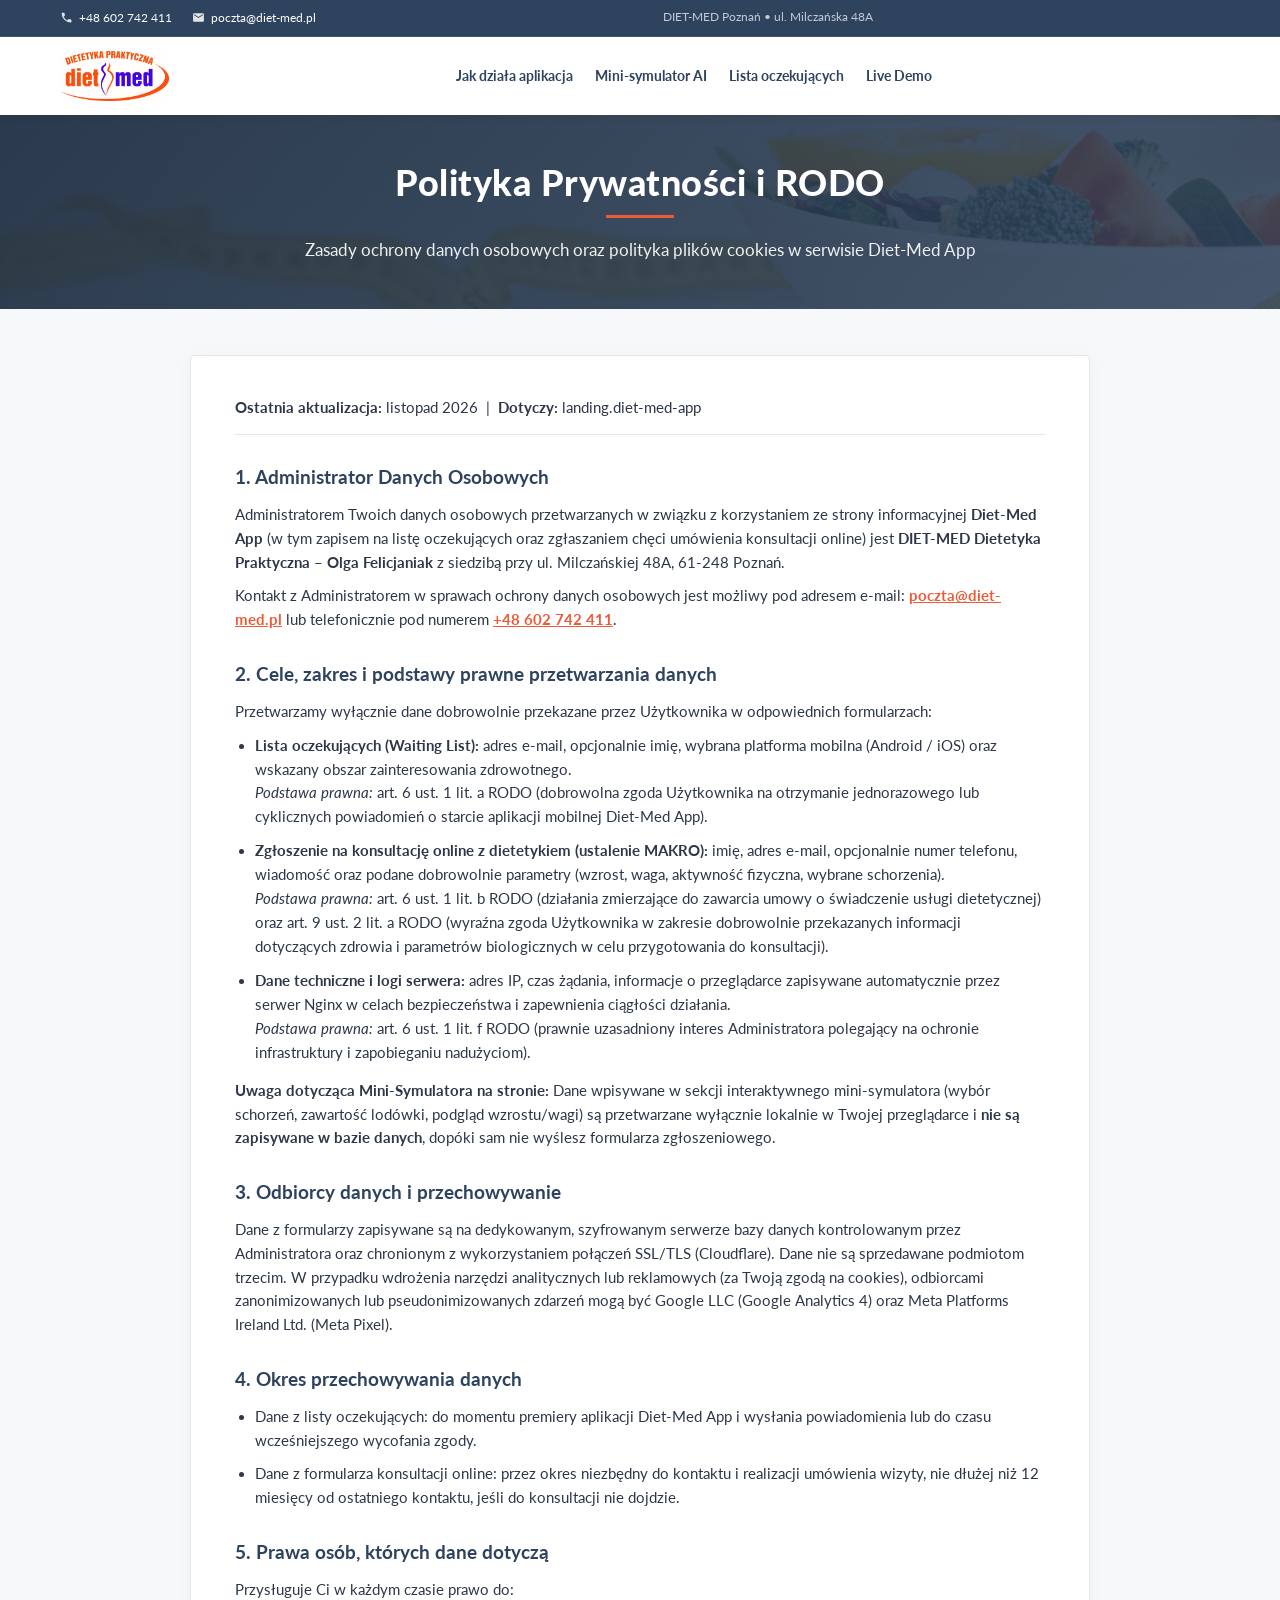
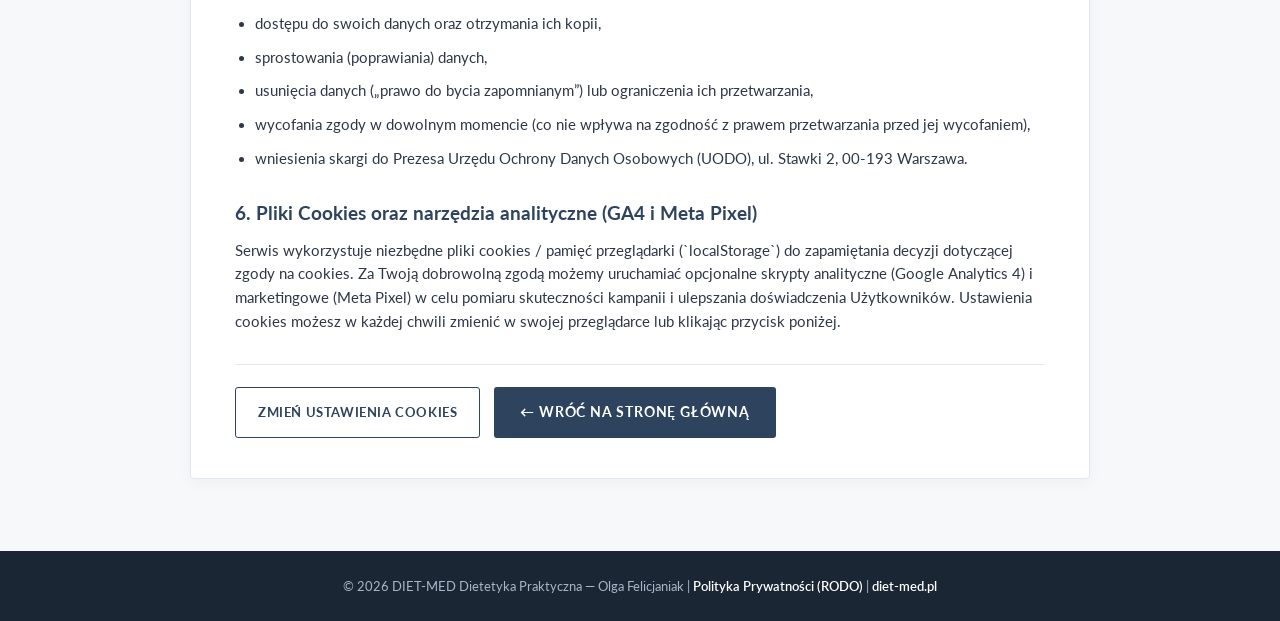
<file: landing-frontend/src/polityka-prywatnosci.html>
<!DOCTYPE html>
<html lang="pl-PL">
<head>
  <meta charset="UTF-8">
  <meta name="viewport" content="width=device-width, initial-scale=1.0">
  <title>Polityka Prywatności i RODO | Diet-Med App</title>
  <meta name="description" content="Polityka prywatności, zasady przetwarzania danych osobowych (RODO) oraz wykorzystania plików cookies w serwisie Diet-Med App.">

  <!-- ======================================================== -->
  <!-- MIEJSCE NA GOOGLE ANALYTICS 4 (GA4)                      -->
  <!-- Podmień G-XXXXXXXXXX na własny identyfikator pomiaru GA4 -->
  <!-- ======================================================== -->
  <!--
  <script async src="https://www.googletagmanager.com/gtag/js?id=G-XXXXXXXXXX"></script>
  <script>
    window.dataLayer = window.dataLayer || [];
    function gtag(){dataLayer.push(arguments);}
    gtag('js', new Date());
    gtag('config', 'G-XXXXXXXXXX', { 'anonymize_ip': true });
  </script>
  -->

  <!-- ======================================================== -->
  <!-- MIEJSCE NA META PIXEL (FACEBOOK PIXEL)                   -->
  <!-- Podmień TWÓJ_PIXEL_ID na właściwy identyfikator Pixela   -->
  <!-- ======================================================== -->
  <!--
  <script>
    !function(f,b,e,v,n,t,s)
    {if(f.fbq)return;n=f.fbq=function(){n.callMethod?
    n.callMethod.apply(n,arguments):n.queue.push(arguments)};
    if(!f._fbq)f._fbq=n;n.push=n;n.loaded=!0;n.version='2.0';
    n.queue=[];t=b.createElement(e);t.async=!0;
    t.src=v;s=b.getElementsByTagName(e)[0];
    s.parentNode.insertBefore(t,s)}(window, document,'script',
    'https://connect.facebook.net/en_US/fbevents.js');
    fbq('init', 'TWOJ_PIXEL_ID');
    fbq('track', 'PageView');
  </script>
  -->

  <link rel="preconnect" href="https://fonts.googleapis.com">
  <link rel="preconnect" href="https://fonts.gstatic.com" crossorigin>
  <link href="https://fonts.googleapis.com/css2?family=Lato:ital,wght@0,300;0,400;0,700;0,900;1,300;1,400;1,700&display=swap" rel="stylesheet">

  <link rel="icon" type="image/svg+xml" href="assets/favicon.svg">
  <link rel="icon" type="image/png" sizes="32x32" href="assets/favicon.png">
  <link rel="apple-touch-icon" href="assets/favicon.png">
  <link rel="stylesheet" href="css/style.css?v=1.0">
</head>
<body class="diet-med-theme">

  <!-- Górny pasek informacyjny -->
  <div id="top-header">
    <div class="container clearfix">
      <div class="top-contact-info">
        <span class="top-phone">
          <svg viewBox="0 0 24 24" width="13" height="13" fill="currentColor"><path d="M6.62 10.79a15.05 15.05 0 006.59 6.59l2.2-2.2a1 1 0 011.02-.24 11.72 11.72 0 003.68.59 1 1 0 011 1V20a1 1 0 01-1 1A17 17 0 013 4a1 1 0 011-1h3.5a1 1 0 011 1 11.72 11.72 0 00.59 3.68 1 1 0 01-.24 1.02l-2.23 2.09z"/></svg>
          <a href="tel:+48602742411">+48 602 742 411</a>
        </span>
        <span class="top-email">
          <svg viewBox="0 0 24 24" width="13" height="13" fill="currentColor"><path d="M20 4H4c-1.1 0-1.99.9-1.99 2L2 18c0 1.1.9 2 2 2h16c1.1 0 2-.9 2-2V6c0-1.1-.9-2-2-2zm0 4l-8 5-8-5V6l8 5 8-5v2z"/></svg>
          <a href="mailto:poczta@diet-med.pl">poczta@diet-med.pl</a>
        </span>
      </div>
      <div class="top-hours">
        <span>DIET-MED Poznań • ul. Milczańska 48A</span>
      </div>
    </div>
  </div>

  <!-- Nawigacja -->
  <header id="main-header">
    <div class="container clearfix">
      <div class="logo_container">
        <a href="index.html" title="Diet-Med App — Strona główna">
          <img src="assets/logo.jpg" alt="DIET-MED Logo" id="logo" onerror="this.src='https://diet-med.pl/wp-content/uploads/2020/07/logo-duże.jpg';">
        </a>
      </div>
      <nav id="top-menu-nav">
        <ul id="top-menu" class="nav">
          <li><a href="index.html#jak-dziala">Jak działa aplikacja</a></li>
          <li><a href="index.html#symulator">Mini-symulator AI</a></li>
          <li><a href="index.html#zapis">Lista oczekujących</a></li>
          <li><a href="https://app.diet-med-app.pl" data-demo-link="true" target="_blank" rel="noopener">Live Demo</a></li>
        </ul>
      </nav>
    </div>
  </header>

  <!-- Baner podstrony -->
  <section class="hero-banner hero-banner-compact">
    <div class="hero-overlay"></div>
    <div class="container">
      <h1 class="hero-title">Polityka Prywatności i RODO</h1>
      <div class="title-divider"><span class="divider-line"></span></div>
      <p class="hero-subtitle">Zasady ochrony danych osobowych oraz polityka plików cookies w serwisie Diet-Med App</p>
    </div>
  </section>

  <!-- Treść RODO -->
  <main class="page-content">
    <div class="container">
      <article class="rodo-document-card">
        <p class="rodo-meta"><strong>Ostatnia aktualizacja:</strong> listopad 2026 &nbsp;|&nbsp; <strong>Dotyczy:</strong> landing.diet-med-app</p>

        <h2>1. Administrator Danych Osobowych</h2>
        <p>
          Administratorem Twoich danych osobowych przetwarzanych w związku z korzystaniem ze strony informacyjnej
          <strong>Diet-Med App</strong> (w tym zapisem na listę oczekujących oraz zgłaszaniem chęci umówienia konsultacji online)
          jest <strong>DIET-MED Dietetyka Praktyczna – Olga Felicjaniak</strong> z siedzibą przy ul. Milczańskiej 48A, 61-248 Poznań.
        </p>
        <p>
          Kontakt z Administratorem w sprawach ochrony danych osobowych jest możliwy pod adresem e-mail:
          <a href="mailto:poczta@diet-med.pl" class="text-link">poczta@diet-med.pl</a> lub telefonicznie pod numerem
          <a href="tel:+48602742411" class="text-link">+48 602 742 411</a>.
        </p>

        <h2>2. Cele, zakres i podstawy prawne przetwarzania danych</h2>
        <p>Przetwarzamy wyłącznie dane dobrowolnie przekazane przez Użytkownika w odpowiednich formularzach:</p>
        <ul>
          <li>
            <strong>Lista oczekujących (Waiting List):</strong> adres e-mail, opcjonalnie imię, wybrana platforma mobilna (Android / iOS) oraz wskazany obszar zainteresowania zdrowotnego.
            <br><em>Podstawa prawna:</em> art. 6 ust. 1 lit. a RODO (dobrowolna zgoda Użytkownika na otrzymanie jednorazowego lub cyklicznych powiadomień o starcie aplikacji mobilnej Diet-Med App).
          </li>
          <li>
            <strong>Zgłoszenie na konsultację online z dietetykiem (ustalenie MAKRO):</strong> imię, adres e-mail, opcjonalnie numer telefonu, wiadomość oraz podane dobrowolnie parametry (wzrost, waga, aktywność fizyczna, wybrane schorzenia).
            <br><em>Podstawa prawna:</em> art. 6 ust. 1 lit. b RODO (działania zmierzające do zawarcia umowy o świadczenie usługi dietetycznej) oraz art. 9 ust. 2 lit. a RODO (wyraźna zgoda Użytkownika w zakresie dobrowolnie przekazanych informacji dotyczących zdrowia i parametrów biologicznych w celu przygotowania do konsultacji).
          </li>
          <li>
            <strong>Dane techniczne i logi serwera:</strong> adres IP, czas żądania, informacje o przeglądarce zapisywane automatycznie przez serwer Nginx w celach bezpieczeństwa i zapewnienia ciągłości działania.
            <br><em>Podstawa prawna:</em> art. 6 ust. 1 lit. f RODO (prawnie uzasadniony interes Administratora polegający na ochronie infrastruktury i zapobieganiu nadużyciom).
          </li>
        </ul>
        <p>
          <strong>Uwaga dotycząca Mini-Symulatora na stronie:</strong> Dane wpisywane w sekcji interaktywnego mini-symulatora
          (wybór schorzeń, zawartość lodówki, podgląd wzrostu/wagi) są przetwarzane wyłącznie lokalnie w Twojej przeglądarce
          i <strong>nie są zapisywane w bazie danych</strong>, dopóki sam nie wyślesz formularza zgłoszeniowego.
        </p>

        <h2>3. Odbiorcy danych i przechowywanie</h2>
        <p>
          Dane z formularzy zapisywane są na dedykowanym, szyfrowanym serwerze bazy danych kontrolowanym przez Administratora
          oraz chronionym z wykorzystaniem połączeń SSL/TLS (Cloudflare). Dane nie są sprzedawane podmiotom trzecim.
          W przypadku wdrożenia narzędzi analitycznych lub reklamowych (za Twoją zgodą na cookies), odbiorcami zanonimizowanych
          lub pseudonimizowanych zdarzeń mogą być Google LLC (Google Analytics 4) oraz Meta Platforms Ireland Ltd. (Meta Pixel).
        </p>

        <h2>4. Okres przechowywania danych</h2>
        <ul>
          <li>Dane z listy oczekujących: do momentu premiery aplikacji Diet-Med App i wysłania powiadomienia lub do czasu wcześniejszego wycofania zgody.</li>
          <li>Dane z formularza konsultacji online: przez okres niezbędny do kontaktu i realizacji umówienia wizyty, nie dłużej niż 12 miesięcy od ostatniego kontaktu, jeśli do konsultacji nie dojdzie.</li>
        </ul>

        <h2>5. Prawa osób, których dane dotyczą</h2>
        <p>Przysługuje Ci w każdym czasie prawo do:</p>
        <ul>
          <li>dostępu do swoich danych oraz otrzymania ich kopii,</li>
          <li>sprostowania (poprawiania) danych,</li>
          <li>usunięcia danych („prawo do bycia zapomnianym”) lub ograniczenia ich przetwarzania,</li>
          <li>wycofania zgody w dowolnym momencie (co nie wpływa na zgodność z prawem przetwarzania przed jej wycofaniem),</li>
          <li>wniesienia skargi do Prezesa Urzędu Ochrony Danych Osobowych (UODO), ul. Stawki 2, 00-193 Warszawa.</li>
        </ul>

        <h2>6. Pliki Cookies oraz narzędzia analityczne (GA4 i Meta Pixel)</h2>
        <p>
          Serwis wykorzystuje niezbędne pliki cookies / pamięć przeglądarki (`localStorage`) do zapamiętania decyzji dotyczącej zgody na cookies.
          Za Twoją dobrowolną zgodą możemy uruchamiać opcjonalne skrypty analityczne (Google Analytics 4) i marketingowe (Meta Pixel)
          w celu pomiaru skuteczności kampanii i ulepszania doświadczenia Użytkowników. Ustawienia cookies możesz w każdej chwili zmienić w swojej przeglądarce lub klikając przycisk poniżej.
        </p>

        <div class="rodo-actions">
          <button type="button" id="resetCookieConsentBtn" class="btn-outline-dark">Zmień ustawienia cookies</button>
          <a href="index.html" class="et_pb_button">&larr; Wróć na stronę główną</a>
        </div>
      </article>
    </div>
  </main>

  <!-- Stopka -->
  <footer id="main-footer">
    <div id="footer-bottom">
      <div class="container clearfix">
        <div id="footer-info">
          © 2026 DIET-MED Dietetyka Praktyczna — Olga Felicjaniak | <a href="polityka-prywatnosci.html">Polityka Prywatności (RODO)</a> | <a href="https://diet-med.pl/" target="_blank" rel="noopener">diet-med.pl</a>
        </div>
      </div>
    </div>
  </footer>

  <script src="js/main.js?v=1.0"></script>
</body>
</html>
</file>
<file: landing-frontend/src/css/style.css>
/* ==========================================================
   DIET-MED APP LANDING PAGE • Styl spójny z diet-med-app & diet-med.pl
   Paleta: #2e435d (Granat), #ee5a36 (Koralowy akcent), Lato
   ========================================================== */

:root {
  --color-primary: #2e435d;
  --color-primary-dark: #1f2f42;
  --color-accent: #ee5a36;
  --color-accent-hover: #d84824;
  --color-bg-light: #f7f8fa;
  --color-surface: #ffffff;
  --color-text-main: #2d3748;
  --color-text-muted: #64748b;
  --color-border: #e2e8f0;
  --color-input-bg: #f8fafc;

  --status-zal-bg: #ecfdf5;
  --status-zal-fg: #047857;
  --status-zal-bd: #a7f3d0;

  --status-doz-bg: #eff6ff;
  --status-doz-fg: #1d4ed8;
  --status-doz-bd: #bfdbfe;

  --status-ogr-bg: #fffbeb;
  --status-ogr-fg: #b45309;
  --status-ogr-bd: #fde68a;

  --status-zak-bg: #fef2f2;
  --status-zak-fg: #b91c1c;
  --status-zak-bd: #fecaca;

  --font-family: 'Lato', Helvetica, Arial, sans-serif;
  --container-width: 1160px;
}

*, *::before, *::after {
  box-sizing: border-box;
  margin: 0;
  padding: 0;
}

html {
  scroll-behavior: smooth;
}

body.diet-med-theme {
  font-family: var(--font-family);
  background-color: var(--color-bg-light);
  color: var(--color-text-main);
  line-height: 1.65;
  font-size: 15px;
  -webkit-font-smoothing: antialiased;
}

a {
  color: var(--color-primary);
  text-decoration: none;
  transition: color 0.2s ease;
}

a:hover {
  color: var(--color-accent);
}

.text-link {
  color: var(--color-accent);
  font-weight: 700;
  text-decoration: underline;
}

.container {
  width: 92%;
  max-width: var(--container-width);
  margin: 0 auto;
}

.clearfix::after {
  content: "";
  display: table;
  clear: both;
}

/* ==========================================================
   1. GÓRNY PASEK (#top-header)
   ========================================================== */
#top-header {
  background-color: var(--color-primary);
  color: rgba(255, 255, 255, 0.85);
  font-size: 12px;
  padding: 8px 0;
  border-bottom: 1px solid rgba(255, 255, 255, 0.1);
}

#top-header .container {
  display: flex;
  justify-content: space-between;
  align-items: center;
  flex-wrap: wrap;
  gap: 10px;
}

.top-contact-info {
  display: flex;
  align-items: center;
  gap: 20px;
}

.top-contact-info span {
  display: inline-flex;
  align-items: center;
  gap: 6px;
}

.top-contact-info a {
  color: #ffffff;
}

.top-contact-info a:hover {
  color: var(--color-accent);
}

.top-hours {
  color: rgba(255, 255, 255, 0.72);
  font-size: 11.5px;
}

/* ==========================================================
   2. GŁÓWNA NAWIGACJA (#main-header)
   ========================================================== */
#main-header {
  background-color: #ffffff;
  box-shadow: 0 2px 8px rgba(0, 0, 0, 0.06);
  position: sticky;
  top: 0;
  z-index: 100;
}

#main-header .container {
  display: flex;
  justify-content: space-between;
  align-items: center;
  height: 78px;
}

#logo {
  max-height: 50px;
  width: auto;
  display: block;
}

#top-menu-nav ul.nav {
  display: flex;
  align-items: center;
  list-style: none;
  gap: 22px;
}

#top-menu-nav ul.nav li a {
  font-size: 14px;
  font-weight: 700;
  color: var(--color-primary);
  padding: 8px 0;
}

#top-menu-nav ul.nav li a:hover {
  color: var(--color-accent);
}

.nav-demo-pill {
  background-color: var(--color-accent);
  color: #ffffff !important;
  padding: 9px 16px !important;
  border-radius: 3px;
  font-size: 13px !important;
  text-transform: uppercase;
  letter-spacing: 0.5px;
  box-shadow: 0 2px 6px rgba(238, 90, 54, 0.3);
}

.nav-demo-pill:hover {
  background-color: var(--color-accent-hover);
}

/* ==========================================================
   3. PRZYCISKI & ELEMENTY WSPÓLNE
   ========================================================== */
.et_pb_button {
  display: inline-flex;
  align-items: center;
  justify-content: center;
  gap: 8px;
  background-color: var(--color-primary);
  color: #ffffff !important;
  font-family: var(--font-family);
  font-size: 13.5px;
  font-weight: 700;
  text-transform: uppercase;
  letter-spacing: 0.8px;
  padding: 14px 26px;
  border: none;
  border-radius: 3px;
  cursor: pointer;
  transition: all 0.22s ease;
  text-align: center;
}

.et_pb_button:hover:not(:disabled) {
  background-color: var(--color-primary-dark);
  transform: translateY(-1px);
  box-shadow: 0 6px 16px rgba(46, 67, 93, 0.25);
}

.et_pb_button_accent {
  background-color: var(--color-accent);
  box-shadow: 0 4px 12px rgba(238, 90, 54, 0.35);
}

.et_pb_button_accent:hover:not(:disabled) {
  background-color: var(--color-accent-hover);
  box-shadow: 0 6px 18px rgba(238, 90, 54, 0.45);
}

.et_pb_button:disabled {
  opacity: 0.65;
  cursor: not-allowed;
}

.btn-full {
  width: 100%;
}

.btn-hero-secondary {
  display: inline-flex;
  align-items: center;
  justify-content: center;
  padding: 13px 24px;
  border: 1.5px solid rgba(255, 255, 255, 0.55);
  color: #ffffff !important;
  border-radius: 3px;
  font-size: 13.5px;
  font-weight: 700;
  text-transform: uppercase;
  letter-spacing: 0.6px;
  transition: all 0.2s ease;
}

.btn-hero-secondary:hover {
  background-color: rgba(255, 255, 255, 0.14);
  border-color: #ffffff;
}

.btn-outline-dark {
  display: inline-flex;
  align-items: center;
  justify-content: center;
  gap: 8px;
  padding: 12px 22px;
  border: 1.5px solid var(--color-primary);
  color: var(--color-primary);
  background: transparent;
  font-family: var(--font-family);
  font-size: 13px;
  font-weight: 700;
  text-transform: uppercase;
  letter-spacing: 0.6px;
  border-radius: 3px;
  cursor: pointer;
  transition: all 0.2s ease;
}

.btn-outline-dark:hover {
  background-color: var(--color-primary);
  color: #ffffff;
}

.title-divider {
  display: flex;
  justify-content: center;
  margin: 12px auto 18px;
}

.title-divider-left {
  justify-content: flex-start;
  margin: 14px 0 18px;
}

.divider-line {
  display: inline-block;
  width: 68px;
  height: 3px;
  background-color: var(--color-accent);
}

/* ==========================================================
   4. HERO SECTION
   ========================================================== */
.hero-banner {
  position: relative;
  background: url('../assets/banner-bg.jpg') center center / cover no-repeat;
  padding: 64px 0 68px;
  color: #ffffff;
  overflow: hidden;
}

.hero-banner-compact {
  padding: 46px 0;
  text-align: center;
}

.hero-overlay {
  position: absolute;
  inset: 0;
  background: linear-gradient(135deg, rgba(31, 47, 66, 0.94), rgba(46, 67, 93, 0.87));
  z-index: 1;
}

.hero-banner .container {
  position: relative;
  z-index: 2;
}

.hero-grid {
  display: grid;
  grid-template-columns: 1.25fr 0.85fr;
  gap: 44px;
  align-items: center;
}

.hero-badge-pill {
  display: inline-flex;
  align-items: center;
  gap: 8px;
  background: rgba(255, 255, 255, 0.12);
  border: 1px solid rgba(255, 255, 255, 0.24);
  padding: 6px 14px;
  border-radius: 999px;
  font-size: 12px;
  font-weight: 700;
  letter-spacing: 0.4px;
  color: #ffedd5;
  margin-bottom: 18px;
}

.pulse-dot {
  width: 8px;
  height: 8px;
  border-radius: 50%;
  background-color: #34d399;
  box-shadow: 0 0 0 3px rgba(52, 211, 153, 0.3);
}

.hero-title {
  font-size: 36px;
  font-weight: 900;
  letter-spacing: 0.5px;
  line-height: 1.18;
  color: #ffffff;
}

.hero-title-landing {
  font-size: 40px;
}

.hero-subtitle {
  font-size: 17px;
  font-weight: 400;
  color: rgba(255, 255, 255, 0.92);
  line-height: 1.6;
}

.hero-subtitle-landing {
  font-size: 17.5px;
  margin-bottom: 14px;
}

.hero-roadmap-note {
  font-size: 13.5px;
  color: rgba(255, 255, 255, 0.8);
  background: rgba(255, 255, 255, 0.08);
  border-left: 3px solid var(--color-accent);
  padding: 10px 14px;
  margin-bottom: 24px;
  border-radius: 2px;
}

.hero-cta-group {
  display: flex;
  flex-wrap: wrap;
  gap: 14px;
  margin-bottom: 22px;
}

.hero-cta-center {
  justify-content: center;
}

.hero-trust-row {
  display: flex;
  flex-wrap: wrap;
  gap: 16px;
  font-size: 12.5px;
  color: rgba(255, 255, 255, 0.85);
  font-weight: 600;
}

/* ==========================================================
   5. PHONE MOCKUPS (WIZUALIZACJA APLIKACJI MOBILNEJ)
   ========================================================== */
.hero-phone-wrap,
.showcase-phone-stage {
  display: flex;
  flex-direction: column;
  align-items: center;
}

.phone-device {
  width: 310px;
  max-width: 100%;
  background: #141e2b;
  border-radius: 34px;
  padding: 12px;
  box-shadow: 0 24px 50px rgba(0, 0, 0, 0.35), 0 0 0 1px rgba(255, 255, 255, 0.14);
  position: relative;
}

.phone-notch {
  width: 110px;
  height: 18px;
  background: #141e2b;
  border-radius: 0 0 14px 14px;
  position: absolute;
  top: 12px;
  left: 50%;
  transform: translateX(-50%);
  z-index: 5;
}

.phone-screen {
  background: #f8fafc;
  color: var(--color-text-main);
  border-radius: 24px;
  padding: 28px 14px 16px;
  min-height: 460px;
  display: flex;
  flex-direction: column;
  gap: 11px;
}

.app-bar {
  display: flex;
  justify-content: space-between;
  align-items: center;
  border-bottom: 1px solid var(--color-border);
  padding-bottom: 10px;
}

.app-brand {
  display: block;
  font-weight: 900;
  font-size: 15px;
  color: var(--color-primary);
}

.app-sub {
  font-size: 10.5px;
  color: var(--color-text-muted);
}

.app-avatar {
  width: 30px;
  height: 30px;
  border-radius: 50%;
  background: var(--color-primary);
  color: #ffffff;
  font-size: 11px;
  font-weight: 700;
  display: inline-flex;
  align-items: center;
  justify-content: center;
}

.app-card-mini {
  background: #ffffff;
  border: 1px solid var(--color-border);
  border-radius: 8px;
  padding: 10px 11px;
}

.mini-card-head {
  display: flex;
  justify-content: space-between;
  align-items: center;
  font-size: 11.5px;
  margin-bottom: 8px;
  color: var(--color-primary);
}

.mini-tag {
  background: #f1f5f9;
  color: var(--color-text-muted);
  font-size: 10px;
  font-weight: 700;
  padding: 2px 7px;
  border-radius: 999px;
}

.mini-tag-accent {
  background: #fff2ed;
  color: var(--color-accent);
}

.mini-cats-grid {
  display: grid;
  grid-template-columns: repeat(2, 1fr);
  gap: 6px;
}

.mcat {
  display: flex;
  justify-content: space-between;
  align-items: center;
  padding: 5px 7px;
  border-radius: 4px;
  font-size: 10px;
  font-weight: 700;
}

.mcat-zal { background: var(--status-zal-bg); color: var(--status-zal-fg); }
.mcat-doz { background: var(--status-doz-bg); color: var(--status-doz-fg); }
.mcat-ogr { background: var(--status-ogr-bg); color: var(--status-ogr-fg); }
.mcat-zak { background: var(--status-zak-bg); color: var(--status-zak-fg); }

.mini-fridge-chips {
  display: flex;
  flex-wrap: wrap;
  gap: 5px;
}

.mf-chip {
  font-size: 10px;
  padding: 3px 7px;
  border-radius: 4px;
  background: #f1f5f9;
  color: var(--color-primary);
  font-weight: 600;
}

.mf-chip.active {
  background: #fff4f0;
  color: var(--color-accent-hover);
  border: 1px solid rgba(238, 90, 54, 0.35);
}

.app-ai-bubble {
  background: linear-gradient(135deg, #2e435d, #1f2f42);
  color: #ffffff;
  border-radius: 8px;
  padding: 10px 11px;
}

.ai-prompt-pill {
  background: rgba(255, 255, 255, 0.14);
  font-size: 10.5px;
  padding: 5px 8px;
  border-radius: 6px;
  margin-bottom: 8px;
  font-style: italic;
}

.ai-reply-row {
  display: flex;
  align-items: flex-start;
  gap: 7px;
  font-size: 11px;
}

.ai-reply-row strong {
  display: block;
  margin-bottom: 2px;
}

.ai-reply-row small {
  font-size: 10px;
  color: rgba(255, 255, 255, 0.8);
}

.phone-cta-btn {
  margin-top: auto;
  display: block;
  text-align: center;
  background: var(--color-accent);
  color: #ffffff !important;
  font-size: 11.5px;
  font-weight: 700;
  padding: 9px;
  border-radius: 6px;
}

/* ==========================================================
   6. SEKCJE TREŚCI
   ========================================================== */
.section-block {
  padding: 68px 0;
}

.section-light {
  background-color: var(--color-bg-light);
}

.section-white {
  background-color: #ffffff;
  border-top: 1px solid var(--color-border);
  border-bottom: 1px solid var(--color-border);
}

.section-header-center {
  text-align: center;
  max-width: 780px;
  margin: 0 auto 42px;
}

.section-eyebrow {
  display: inline-block;
  font-size: 12px;
  font-weight: 700;
  text-transform: uppercase;
  letter-spacing: 1.2px;
  color: var(--color-accent);
  margin-bottom: 8px;
}

.section-heading {
  font-size: 30px;
  font-weight: 900;
  color: var(--color-primary);
  line-height: 1.25;
}

.section-lead {
  font-size: 16px;
  color: var(--color-text-muted);
}

/* Sekcja Empatii */
.empathy-card {
  background: #ffffff;
  border: 1px solid var(--color-border);
  border-top: 4px solid var(--color-accent);
  padding: 44px 42px;
  text-align: center;
  max-width: 880px;
  margin: 0 auto;
  box-shadow: 0 4px 20px rgba(0, 0, 0, 0.04);
}

.empathy-badge {
  display: inline-block;
  font-size: 11.5px;
  font-weight: 700;
  text-transform: uppercase;
  letter-spacing: 1px;
  color: var(--color-accent);
  background: #fff2ed;
  padding: 4px 12px;
  border-radius: 2px;
  margin-bottom: 12px;
}

.empathy-text {
  font-size: 16.5px;
  color: var(--color-text-main);
  margin-bottom: 22px;
}

.empathy-quote {
  font-size: 18px;
  font-weight: 700;
  color: var(--color-primary);
  background: #f8fafc;
  border-left: 4px solid var(--color-primary);
  padding: 18px 24px;
  text-align: left;
  border-radius: 2px;
}

.empathy-quote cite {
  display: block;
  font-style: normal;
  font-size: 13px;
  font-weight: 600;
  color: var(--color-text-muted);
  margin-top: 6px;
}

/* 3 Filary Rozwiązania */
.pillars-grid {
  display: grid;
  grid-template-columns: repeat(3, 1fr);
  gap: 24px;
  margin-bottom: 44px;
}

.pillar-card {
  background: #f8fafc;
  border: 1px solid var(--color-border);
  padding: 28px 24px;
  border-radius: 4px;
  transition: transform 0.2s ease, box-shadow 0.2s ease;
}

.pillar-card:hover {
  transform: translateY(-2px);
  box-shadow: 0 8px 20px rgba(0, 0, 0, 0.05);
}

.pillar-icon {
  font-size: 28px;
  margin-bottom: 12px;
}

.pillar-card h3 {
  font-size: 18px;
  color: var(--color-primary);
  margin-bottom: 10px;
}

.pillar-card p {
  font-size: 14.5px;
  color: var(--color-text-muted);
}

/* 4 Kategorie Kliniczne */
.categories-showcase {
  background: #ffffff;
  border: 1px solid var(--color-border);
  padding: 32px;
  border-radius: 4px;
  box-shadow: 0 3px 14px rgba(0, 0, 0, 0.03);
}

.categories-head {
  text-align: center;
  max-width: 760px;
  margin: 0 auto 24px;
}

.categories-head h3 {
  font-size: 20px;
  color: var(--color-primary);
  margin-bottom: 6px;
}

.categories-head p {
  font-size: 14px;
  color: var(--color-text-muted);
}

.categories-grid-4 {
  display: grid;
  grid-template-columns: repeat(4, 1fr);
  gap: 16px;
}

.cat-box {
  padding: 18px;
  border-radius: 4px;
  border: 1px solid transparent;
}

.cat-badge {
  font-size: 14px;
  font-weight: 900;
  text-transform: uppercase;
  margin-bottom: 8px;
  display: flex;
  align-items: center;
  gap: 6px;
}

.cat-box p {
  font-size: 13px;
  line-height: 1.5;
}

.cat-zalecane { background: var(--status-zal-bg); border-color: var(--status-zal-bd); color: var(--status-zal-fg); }
.cat-dozwolone { background: var(--status-doz-bg); border-color: var(--status-doz-bd); color: var(--status-doz-fg); }
.cat-ograniczone { background: var(--status-ogr-bg); border-color: var(--status-ogr-bd); color: var(--status-ogr-fg); }
.cat-zakazane { background: var(--status-zak-bg); border-color: var(--status-zak-bd); color: var(--status-zak-fg); }

/* ==========================================================
   7. INTERAKTYWNA PREZENTACJA 4 EKRANÓW APLIKACJI
   ========================================================== */
.showcase-split {
  display: grid;
  grid-template-columns: 1.2fr 0.8fr;
  gap: 40px;
  align-items: center;
}

.feature-steps-list {
  display: flex;
  flex-direction: column;
  gap: 14px;
}

.feature-step-card {
  display: flex;
  align-items: flex-start;
  gap: 16px;
  text-align: left;
  background: #ffffff;
  border: 1.5px solid var(--color-border);
  border-radius: 4px;
  padding: 20px;
  cursor: pointer;
  transition: all 0.2s ease;
  font-family: var(--font-family);
}

.feature-step-card:hover {
  border-color: #cbd5e1;
  box-shadow: 0 4px 12px rgba(0, 0, 0, 0.04);
}

.feature-step-card.active {
  border-color: var(--color-accent);
  border-left: 4px solid var(--color-accent);
  background: #fffaf8;
  box-shadow: 0 6px 18px rgba(238, 90, 54, 0.08);
}

.step-num {
  width: 36px;
  height: 36px;
  border-radius: 50%;
  background: #f1f5f9;
  color: var(--color-primary);
  font-weight: 900;
  font-size: 14px;
  display: flex;
  align-items: center;
  justify-content: center;
  flex-shrink: 0;
}

.feature-step-card.active .step-num {
  background: var(--color-accent);
  color: #ffffff;
}

.step-body h3 {
  font-size: 16.5px;
  color: var(--color-primary);
  margin-bottom: 6px;
}

.step-body p {
  font-size: 14px;
  color: var(--color-text-muted);
  line-height: 1.55;
}

/* Ekrany w Phone Mockup Showcase */
.phone-device-showcase .phone-screen {
  min-height: 495px;
}

.mockup-screen {
  display: none;
  flex-direction: column;
  gap: 12px;
  animation: fadeInScreen 0.25s ease;
}

.mockup-screen.active {
  display: flex;
}

@keyframes fadeInScreen {
  from { opacity: 0; transform: translateY(6px); }
  to { opacity: 1; transform: translateY(0); }
}

.mock-top {
  display: flex;
  justify-content: space-between;
  align-items: center;
  border-bottom: 1px solid var(--color-border);
  padding-bottom: 10px;
}

.mock-title {
  font-weight: 900;
  font-size: 14px;
  color: var(--color-primary);
}

.mock-badge {
  font-size: 10px;
  font-weight: 700;
  background: #ecfdf5;
  color: #059669;
  padding: 3px 8px;
  border-radius: 999px;
}

.mock-badge-accent {
  background: #fff2ed;
  color: var(--color-accent);
}

.mock-section-label {
  font-size: 11px;
  font-weight: 700;
  color: var(--color-text-muted);
  text-transform: uppercase;
}

.mock-tags {
  display: flex;
  flex-wrap: wrap;
  gap: 6px;
}

.mtag-on {
  font-size: 11px;
  font-weight: 700;
  background: #fff2ed;
  color: var(--color-accent-hover);
  border: 1px solid rgba(238, 90, 54, 0.3);
  padding: 4px 8px;
  border-radius: 4px;
}

.mock-info-box {
  background: #ffffff;
  border: 1px solid var(--color-border);
  border-radius: 8px;
  padding: 12px;
  font-size: 11.5px;
}

.mock-bars {
  display: flex;
  flex-direction: column;
  gap: 8px;
  margin-top: 10px;
}

.mbar {
  display: grid;
  grid-template-columns: 78px 1fr 24px;
  align-items: center;
  gap: 6px;
  font-size: 10.5px;
}

.mbar-track {
  height: 7px;
  background: #f1f5f9;
  border-radius: 99px;
  overflow: hidden;
}

.mbar-fill { height: 100%; border-radius: 99px; }
.fill-zal { background: #10b981; }
.fill-doz { background: #3b82f6; }
.fill-ogr { background: #f59e0b; }
.fill-zak { background: #ef4444; }

.mock-footer-note {
  margin-top: auto;
  font-size: 10.5px;
  color: var(--color-text-muted);
  text-align: center;
  padding-top: 10px;
  border-top: 1px dashed var(--color-border);
}

.mock-fridge-list {
  display: flex;
  flex-direction: column;
  gap: 7px;
}

.mfridge-item {
  display: flex;
  align-items: center;
  gap: 9px;
  background: #ffffff;
  border: 1px solid var(--color-border);
  padding: 8px 10px;
  border-radius: 6px;
}

.mfridge-item span {
  width: 20px;
  height: 20px;
  border-radius: 4px;
  border: 1.5px solid #cbd5e1;
  display: inline-flex;
  align-items: center;
  justify-content: center;
  font-size: 11px;
  font-weight: 900;
  flex-shrink: 0;
}

.mfridge-item.checked {
  border-color: rgba(238, 90, 54, 0.45);
  background: #fffaf8;
}

.mfridge-item.checked span {
  background: var(--color-accent);
  border-color: var(--color-accent);
  color: #ffffff;
}

.mfridge-item.blocked {
  background: #fef2f2;
  border-color: #fecaca;
  opacity: 0.8;
}

.mfridge-item.blocked span {
  background: #dc2626;
  border-color: #dc2626;
  color: #ffffff;
}

.mfridge-item strong {
  display: block;
  font-size: 11.5px;
  color: var(--color-primary);
}

.mfridge-item small {
  font-size: 10px;
  color: var(--color-text-muted);
}

.mock-prompt-box {
  background: var(--color-primary);
  color: #ffffff;
  padding: 10px 12px;
  border-radius: 8px;
}

.mock-prompt-box small {
  font-size: 9.5px;
  text-transform: uppercase;
  opacity: 0.8;
}

.mock-prompt-box p {
  font-size: 11px;
  font-style: italic;
  margin-top: 3px;
}

.mock-meals-list {
  display: flex;
  flex-direction: column;
  gap: 7px;
}

.mmeal {
  background: #ffffff;
  border: 1px solid var(--color-border);
  border-left: 3px solid var(--color-accent);
  padding: 8px 10px;
  border-radius: 5px;
}

.mmeal span {
  display: block;
  font-size: 9.5px;
  font-weight: 700;
  text-transform: uppercase;
  color: var(--color-accent);
}

.mmeal strong {
  font-size: 11.5px;
  color: var(--color-primary);
}

.mock-bio-grid {
  display: grid;
  grid-template-columns: repeat(2, 1fr);
  gap: 8px;
}

.mbio-box {
  background: #ffffff;
  border: 1px solid var(--color-border);
  padding: 10px;
  border-radius: 6px;
}

.mbio-wide {
  grid-column: span 2;
}

.mbio-box small {
  display: block;
  font-size: 10px;
  color: var(--color-text-muted);
}

.mbio-box strong {
  font-size: 14px;
  color: var(--color-primary);
}

.mock-consult-card {
  background: linear-gradient(135deg, #2e435d, #1f2f42);
  color: #ffffff;
  padding: 14px;
  border-radius: 8px;
  margin-top: 6px;
}

.mock-consult-card strong {
  display: block;
  font-size: 13px;
  margin-bottom: 6px;
}

.mock-consult-card p {
  font-size: 11px;
  color: rgba(255, 255, 255, 0.85);
  margin-bottom: 10px;
}

.mconsult-btn {
  display: inline-block;
  background: var(--color-accent);
  color: #ffffff;
  font-size: 11px;
  font-weight: 700;
  padding: 6px 11px;
  border-radius: 4px;
}

.mockup-dots {
  display: flex;
  gap: 8px;
  margin-top: 14px;
}

.mdot {
  width: 10px;
  height: 10px;
  border-radius: 50%;
  background: #cbd5e1;
  cursor: pointer;
}

.mdot.active {
  background: var(--color-accent);
  width: 24px;
  border-radius: 99px;
}

/* ==========================================================
   8. MINI-SYMULATOR (LODÓWKA + AGENT AI)
   ========================================================== */
.simulator-shell {
  background: #f8fafc;
  border: 1px solid var(--color-border);
  border-radius: 6px;
  padding: 28px;
  box-shadow: 0 6px 24px rgba(0, 0, 0, 0.04);
}

.simulator-grid {
  display: grid;
  grid-template-columns: 1.08fr 0.92fr;
  gap: 28px;
  align-items: start;
}

.sim-controls-col {
  display: flex;
  flex-direction: column;
  gap: 18px;
}

.sim-panel {
  background: #ffffff;
  border: 1px solid var(--color-border);
  border-radius: 4px;
  padding: 18px 20px;
}

.sim-panel-head {
  display: flex;
  align-items: center;
  gap: 10px;
  margin-bottom: 12px;
}

.sim-panel-head h3 {
  font-size: 15px;
  color: var(--color-primary);
  flex: 1;
}

.sim-step-badge {
  width: 24px;
  height: 24px;
  border-radius: 50%;
  background: var(--color-primary);
  color: #ffffff;
  font-size: 12px;
  font-weight: 700;
  display: inline-flex;
  align-items: center;
  justify-content: center;
  flex-shrink: 0;
}

.sim-count-pill {
  font-size: 11.5px;
  font-weight: 700;
  color: var(--color-accent);
  background: #fff2ed;
  padding: 3px 9px;
  border-radius: 999px;
}

.sim-ailments-chips {
  display: flex;
  flex-wrap: wrap;
  gap: 8px;
  margin-bottom: 10px;
}

.sim-ailment-chip {
  padding: 7px 13px;
  border: 1.5px solid #cbd5e1;
  background: #ffffff;
  color: var(--color-primary);
  border-radius: 3px;
  font-size: 13px;
  font-weight: 600;
  cursor: pointer;
  transition: all 0.15s ease;
  font-family: var(--font-family);
}

.sim-ailment-chip:hover {
  border-color: var(--color-accent);
}

.sim-ailment-chip.active {
  background: var(--color-accent);
  border-color: var(--color-accent);
  color: #ffffff;
}

.sim-helper-note {
  font-size: 12.5px;
  color: var(--color-text-muted);
  background: #f8fafc;
  padding: 8px 10px;
  border-left: 3px solid var(--color-primary);
}

.sim-fridge-grid {
  display: grid;
  grid-template-columns: repeat(2, 1fr);
  gap: 8px;
}

.sim-fridge-btn {
  display: flex;
  align-items: center;
  justify-content: space-between;
  gap: 8px;
  padding: 8px 11px;
  background: #fbfbfb;
  border: 1.5px solid #e2e8f0;
  border-radius: 4px;
  cursor: pointer;
  text-align: left;
  transition: all 0.15s ease;
  font-family: var(--font-family);
}

.sim-fridge-btn:hover {
  border-color: #cbd5e1;
  background: #ffffff;
}

.sim-fridge-btn.checked {
  background: #fff9f7;
  border-color: var(--color-accent);
}

.sim-fridge-btn.is-zakazane {
  opacity: 0.72;
  background: #fef2f2;
  border-color: #fecaca;
}

.sf-left {
  display: flex;
  align-items: center;
  gap: 8px;
  min-width: 0;
}

.sf-box {
  width: 17px;
  height: 17px;
  border-radius: 3px;
  border: 1.5px solid #cbd5e1;
  display: inline-flex;
  align-items: center;
  justify-content: center;
  font-size: 11px;
  font-weight: 900;
  color: transparent;
  background: #ffffff;
  flex-shrink: 0;
}

.sim-fridge-btn.checked .sf-box {
  background: var(--color-accent);
  border-color: var(--color-accent);
  color: #ffffff;
}

.sf-name {
  font-size: 12.5px;
  font-weight: 700;
  color: var(--color-primary);
  text-transform: capitalize;
  white-space: nowrap;
  overflow: hidden;
  text-overflow: ellipsis;
}

.sf-status {
  font-size: 10px;
  font-weight: 700;
  padding: 2px 6px;
  border-radius: 3px;
  text-transform: uppercase;
  flex-shrink: 0;
}

.sfs-zalecane { background: var(--status-zal-bg); color: var(--status-zal-fg); }
.sfs-dozwolone { background: var(--status-doz-bg); color: var(--status-doz-fg); }
.sfs-ograniczone { background: var(--status-ogr-bg); color: var(--status-ogr-fg); }
.sfs-zakazane { background: var(--status-zak-bg); color: var(--status-zak-fg); }

.sim-bio-row {
  display: grid;
  grid-template-columns: repeat(3, 1fr);
  gap: 10px;
  margin-bottom: 10px;
}

.sim-field span {
  display: block;
  font-size: 11.5px;
  font-weight: 700;
  color: var(--color-text-muted);
  margin-bottom: 4px;
}

.sim-field input,
.sim-field select {
  width: 100%;
  padding: 8px 10px;
  border: 1px solid #cbd5e1;
  border-radius: 3px;
  font-family: var(--font-family);
  font-size: 13.5px;
  background: #f8fafc;
}

.sim-bio-estimate {
  font-size: 12.5px;
  color: var(--color-primary);
  background: #eff6ff;
  border: 1px solid #bfdbfe;
  padding: 8px 12px;
  border-radius: 3px;
}

.sim-preset-prompts {
  display: flex;
  flex-wrap: wrap;
  gap: 6px;
  margin-bottom: 8px;
}

.preset-chip {
  font-size: 11.5px;
  padding: 4px 10px;
  border-radius: 99px;
  border: 1px solid #cbd5e1;
  background: #f8fafc;
  color: var(--color-primary);
  cursor: pointer;
  font-family: var(--font-family);
}

.preset-chip:hover {
  border-color: var(--color-accent);
  color: var(--color-accent);
}

.sim-prompt-textarea {
  width: 100%;
  padding: 10px 12px;
  border: 1.5px solid #cbd5e1;
  border-radius: 4px;
  font-family: var(--font-family);
  font-size: 13.5px;
  resize: vertical;
  margin-bottom: 12px;
}

.sim-generate-btn {
  width: 100%;
}

/* Wynik Symulatora */
.sim-output-card {
  background: #ffffff;
  border: 1px solid var(--color-border);
  border-top: 4px solid var(--color-primary);
  border-radius: 4px;
  padding: 22px;
  box-shadow: 0 4px 16px rgba(0, 0, 0, 0.04);
}

.sim-output-header {
  display: flex;
  justify-content: space-between;
  align-items: flex-start;
  border-bottom: 1px solid var(--color-border);
  padding-bottom: 12px;
  margin-bottom: 16px;
}

.sim-ai-label {
  display: block;
  font-size: 11px;
  font-weight: 700;
  text-transform: uppercase;
  color: var(--color-accent);
}

.sim-output-header h3 {
  font-size: 18px;
  color: var(--color-primary);
}

.sim-mode-tag {
  font-size: 10.5px;
  font-weight: 700;
  text-transform: uppercase;
  background: #f1f5f9;
  color: var(--color-text-muted);
  padding: 3px 8px;
  border-radius: 3px;
}

.sim-output-body {
  display: flex;
  flex-direction: column;
  gap: 11px;
  margin-bottom: 18px;
}

.sim-warning-box {
  background: var(--status-zak-bg);
  border: 1px solid var(--status-zak-bd);
  color: var(--status-zak-fg);
  padding: 10px 12px;
  border-radius: 4px;
  font-size: 12.5px;
}

.sim-meal-card {
  background: #f8fafc;
  border: 1px solid var(--color-border);
  border-left: 3px solid var(--color-accent);
  padding: 11px 14px;
  border-radius: 4px;
}

.sim-meal-head {
  display: flex;
  justify-content: space-between;
  align-items: center;
  margin-bottom: 4px;
}

.sim-meal-slot {
  font-size: 11px;
  font-weight: 900;
  text-transform: uppercase;
  color: var(--color-accent);
}

.sim-meal-tag {
  font-size: 10.5px;
  font-weight: 700;
  color: var(--status-zal-fg);
  background: var(--status-zal-bg);
  padding: 2px 7px;
  border-radius: 3px;
}

.sim-meal-title {
  font-size: 14.5px;
  font-weight: 700;
  color: var(--color-primary);
  margin-bottom: 4px;
}

.sim-meal-ing {
  font-size: 12.5px;
  color: var(--color-text-muted);
}

.sim-output-actions {
  display: flex;
  flex-direction: column;
  gap: 10px;
  border-top: 1px solid var(--color-border);
  padding-top: 16px;
}

/* ==========================================================
   9. PORÓWNANIE DEMO VS APLIKACJA MOBILNA
   ========================================================== */
.compare-grid {
  display: grid;
  grid-template-columns: repeat(2, 1fr);
  gap: 28px;
}

.compare-card {
  background: #ffffff;
  border: 1px solid var(--color-border);
  border-radius: 4px;
  padding: 32px 28px;
  display: flex;
  flex-direction: column;
}

.compare-card-demo {
  border-top: 4px solid var(--color-accent);
}

.compare-card-mobile {
  border-top: 4px solid var(--color-primary);
}

.compare-tag {
  display: inline-block;
  align-self: flex-start;
  font-size: 11px;
  font-weight: 900;
  text-transform: uppercase;
  letter-spacing: 0.7px;
  background: #fff2ed;
  color: var(--color-accent);
  padding: 4px 10px;
  border-radius: 2px;
  margin-bottom: 12px;
}

.compare-tag-dark {
  background: #eff6ff;
  color: var(--color-primary);
}

.compare-card h3 {
  font-size: 21px;
  color: var(--color-primary);
  margin-bottom: 8px;
}

.compare-card h3 code {
  font-size: 15px;
  background: #f1f5f9;
  padding: 2px 6px;
  border-radius: 3px;
}

.compare-desc {
  font-size: 14px;
  color: var(--color-text-muted);
  margin-bottom: 16px;
}

.compare-list {
  list-style: none;
  display: flex;
  flex-direction: column;
  gap: 10px;
  margin-bottom: 24px;
  flex: 1;
}

.compare-list li {
  position: relative;
  padding-left: 22px;
  font-size: 14px;
}

.compare-list li::before {
  content: "✓";
  position: absolute;
  left: 0;
  color: var(--color-accent);
  font-weight: 900;
}

/* ==========================================================
   10. O TWÓRCZYNI (OLGA FELICJANIAK)
   ========================================================== */
.creator-card {
  display: grid;
  grid-template-columns: 220px 1fr;
  gap: 36px;
  align-items: center;
  background: #f8fafc;
  border: 1px solid var(--color-border);
  padding: 36px;
  border-radius: 4px;
}

.creator-portrait-box {
  width: 210px;
  height: 210px;
  border-radius: 50%;
  overflow: hidden;
  border: 4px solid #ffffff;
  box-shadow: 0 8px 24px rgba(46, 67, 93, 0.14);
  margin: 0 auto;
  background: linear-gradient(135deg, #2e435d, #1f2f42);
}

.creator-portrait-box img {
  width: 100%;
  height: 100%;
  object-fit: cover;
}

.creator-monogram {
  display: none;
  width: 100%;
  height: 100%;
  flex-direction: column;
  align-items: center;
  justify-content: center;
  color: #ffffff;
}

.creator-monogram span {
  font-size: 48px;
  font-weight: 900;
  letter-spacing: 2px;
}

.creator-monogram small {
  font-size: 11px;
  text-transform: uppercase;
  letter-spacing: 1px;
  color: #ffedd5;
  margin-top: 4px;
}

.creator-lead {
  font-size: 16px;
  color: var(--color-text-main);
  margin-bottom: 16px;
}

.creator-meta-row {
  display: flex;
  flex-wrap: wrap;
  gap: 20px;
  font-size: 13.5px;
  color: var(--color-text-muted);
  font-weight: 600;
}

/* ==========================================================
   11. FORMULARZE KONWERSJI (WAITING LIST + KONSULTACJA MAKRO)
   ========================================================== */
.conversion-grid {
  display: grid;
  grid-template-columns: repeat(2, 1fr);
  gap: 28px;
  align-items: start;
}

.conv-card {
  background: #ffffff;
  border: 1px solid var(--color-border);
  padding: 30px 28px;
  border-radius: 4px;
  box-shadow: 0 4px 18px rgba(0, 0, 0, 0.04);
}

.conv-card-head {
  display: flex;
  justify-content: space-between;
  align-items: flex-start;
  gap: 12px;
  margin-bottom: 10px;
}

.conv-pill {
  display: inline-block;
  font-size: 11px;
  font-weight: 700;
  text-transform: uppercase;
  background: #fff2ed;
  color: var(--color-accent);
  padding: 3px 9px;
  border-radius: 2px;
  margin-bottom: 6px;
}

.conv-pill-navy {
  background: #eff6ff;
  color: var(--color-primary);
}

.conv-card h3 {
  font-size: 20px;
  color: var(--color-primary);
}

.waitlist-counter-box {
  background: #f8fafc;
  border: 1px solid var(--color-border);
  padding: 6px 12px;
  border-radius: 4px;
  text-align: center;
  flex-shrink: 0;
}

.waitlist-counter-box strong {
  display: block;
  font-size: 18px;
  color: var(--color-accent);
  line-height: 1.1;
}

.waitlist-counter-box small {
  font-size: 10.5px;
  color: var(--color-text-muted);
}

.conv-sub {
  font-size: 13.5px;
  color: var(--color-text-muted);
  margin-bottom: 20px;
}

.landing-form {
  display: flex;
  flex-direction: column;
  gap: 14px;
}

.form-row-2 {
  display: grid;
  grid-template-columns: repeat(2, 1fr);
  gap: 12px;
}

.form-row-3 {
  display: grid;
  grid-template-columns: repeat(3, 1fr);
  gap: 10px;
}

.form-group label {
  display: block;
  font-size: 12px;
  font-weight: 700;
  text-transform: uppercase;
  color: var(--color-primary);
  margin-bottom: 5px;
}

.req {
  color: var(--color-accent);
}

.form-group input,
.form-group select,
.form-group textarea {
  width: 100%;
  padding: 10px 12px;
  background: var(--color-input-bg);
  border: 1px solid #cbd5e1;
  border-radius: 3px;
  font-family: var(--font-family);
  font-size: 14px;
  color: var(--color-text-main);
  outline: none;
  transition: border-color 0.2s ease, background-color 0.2s ease;
}

.form-group input:focus,
.form-group select:focus,
.form-group textarea:focus {
  background: #ffffff;
  border-color: var(--color-primary);
}

.rodo-check-group {
  display: flex;
  flex-direction: column;
  gap: 8px;
  background: #f8fafc;
  border: 1px solid var(--color-border);
  padding: 12px;
  border-radius: 3px;
}

.checkbox-label {
  display: flex;
  align-items: flex-start;
  gap: 9px;
  font-size: 12px;
  color: var(--color-text-muted);
  line-height: 1.45;
  cursor: pointer;
}

.checkbox-label input {
  margin-top: 2px;
  accent-color: var(--color-accent);
}

.form-feedback {
  padding: 11px 14px;
  border-radius: 3px;
  font-size: 13.5px;
  font-weight: 600;
}

.form-feedback.success {
  background: var(--status-zal-bg);
  border: 1px solid var(--status-zal-bd);
  color: var(--status-zal-fg);
}

.form-feedback.error {
  background: var(--status-zak-bg);
  border: 1px solid var(--status-zak-bd);
  color: var(--status-zak-fg);
}

/* ==========================================================
   12. DOLNE CTA, RODO DOKUMENT, STOPKA I COOKIES
   ========================================================== */
.section-bottom-cta {
  background: linear-gradient(135deg, #2e435d, #1f2f42);
  color: #ffffff;
  padding: 58px 0;
  text-align: center;
}

.section-bottom-cta h2 {
  font-size: 30px;
  font-weight: 900;
  margin-bottom: 12px;
}

.section-bottom-cta p {
  font-size: 16px;
  color: rgba(255, 255, 255, 0.88);
  max-width: 680px;
  margin: 0 auto 26px;
}

#main-footer {
  background-color: #1a2634;
  color: #a7b5c6;
  font-size: 13px;
  padding: 24px 0;
}

#footer-info {
  text-align: center;
  line-height: 1.7;
}

#footer-info a {
  color: #ffffff;
  font-weight: 600;
}

#footer-info a:hover {
  color: var(--color-accent);
}

/* Podstrona RODO */
.page-content {
  padding: 46px 0 72px;
}

.rodo-document-card {
  background: #ffffff;
  border: 1px solid var(--color-border);
  padding: 40px 44px;
  max-width: 900px;
  margin: 0 auto;
  border-radius: 4px;
  box-shadow: 0 4px 16px rgba(0, 0, 0, 0.04);
}

.rodo-meta {
  font-size: 13px;
  color: var(--color-text-muted);
  border-bottom: 1px solid var(--color-border);
  padding-bottom: 14px;
  margin-bottom: 24px;
}

.rodo-document-card h2 {
  font-size: 19px;
  color: var(--color-primary);
  margin: 26px 0 10px;
}

.rodo-document-card p,
.rodo-document-card li {
  font-size: 14.5px;
  color: var(--color-text-main);
  margin-bottom: 10px;
}

.rodo-document-card ul {
  padding-left: 20px;
  margin-bottom: 14px;
}

.rodo-actions {
  display: flex;
  flex-wrap: wrap;
  gap: 14px;
  margin-top: 30px;
  padding-top: 22px;
  border-top: 1px solid var(--color-border);
}

/* Banner Cookies */
.cookie-banner {
  position: fixed;
  bottom: 0;
  left: 0;
  right: 0;
  background: #1f2f42;
  color: #ffffff;
  border-top: 3px solid var(--color-accent);
  padding: 14px 0;
  z-index: 999;
  box-shadow: 0 -6px 24px rgba(0, 0, 0, 0.2);
}

.cookie-banner-inner {
  display: flex;
  justify-content: space-between;
  align-items: center;
  gap: 20px;
  flex-wrap: wrap;
}

.cookie-banner-inner p {
  font-size: 13px;
  color: rgba(255, 255, 255, 0.9);
  flex: 1;
  min-width: 240px;
}

.cookie-link {
  color: #ffedd5;
  text-decoration: underline;
  font-weight: 700;
}

.cookie-actions {
  display: flex;
  gap: 10px;
}

.btn-cookie-outline {
  background: transparent;
  border: 1px solid rgba(255, 255, 255, 0.5);
  color: #ffffff;
  padding: 8px 14px;
  border-radius: 3px;
  font-size: 12px;
  font-weight: 700;
  cursor: pointer;
}

.btn-cookie-accept {
  background: var(--color-accent);
  border: none;
  color: #ffffff;
  padding: 8px 16px;
  border-radius: 3px;
  font-size: 12px;
  font-weight: 700;
  cursor: pointer;
}

/* ==========================================================
   13. RESPONSYWNOŚĆ (RWD)
   ========================================================== */
@media (max-width: 992px) {
  .hero-grid,
  .showcase-split,
  .simulator-grid,
  .compare-grid,
  .conversion-grid {
    grid-template-columns: 1fr;
  }

  .pillars-grid {
    grid-template-columns: 1fr;
  }

  .categories-grid-4 {
    grid-template-columns: repeat(2, 1fr);
  }

  .creator-card {
    grid-template-columns: 1fr;
    text-align: center;
  }

  .title-divider-left {
    justify-content: center;
  }

  .creator-meta-row {
    justify-content: center;
  }
}

@media (max-width: 768px) {
  #top-header {
    display: none;
  }

  #main-header .container {
    height: auto;
    padding: 12px 0;
    flex-direction: column;
    gap: 10px;
  }

  #top-menu-nav ul.nav {
    flex-wrap: wrap;
    justify-content: center;
    gap: 12px;
  }

  .hero-title-landing {
    font-size: 30px;
  }

  .section-heading {
    font-size: 25px;
  }

  .empathy-card,
  .rodo-document-card {
    padding: 26px 20px;
  }

  .categories-grid-4,
  .sim-fridge-grid,
  .sim-bio-row,
  .form-row-2,
  .form-row-3 {
    grid-template-columns: 1fr;
  }

  .simulator-shell {
    padding: 16px;
  }
}
</file>
